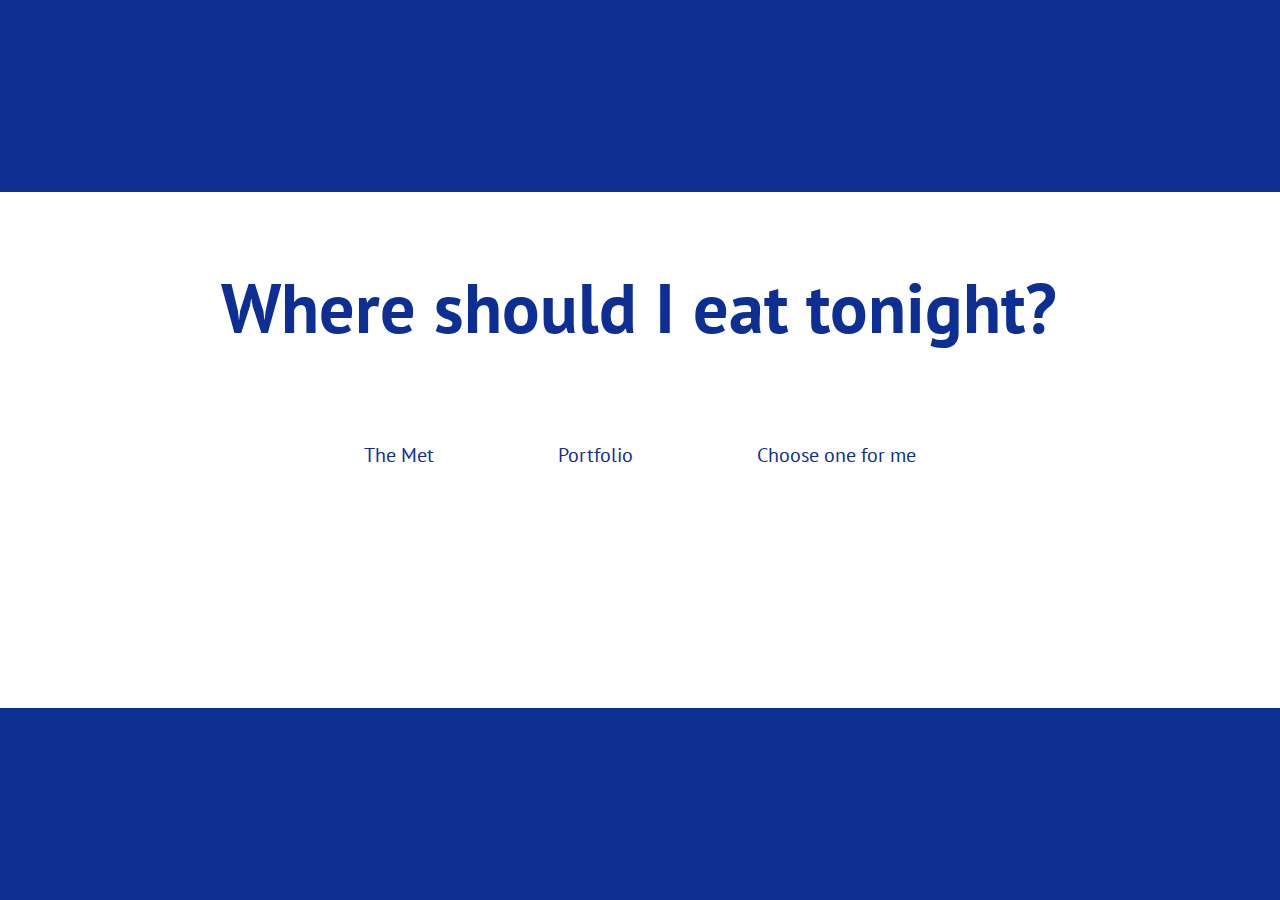
<file: index.html>
<!DOCTYPE html>
<html>
<head>
	<title>Unit5 Assignment1: Cover Version | Ting Loetaphirom</title>
	<link rel= "stylesheet" type = "text/css" href = "style.css">
	<script type="text/javascript" src="script.js"></script>
	<link href="https://fonts.googleapis.com/css?family=PT+Sans:400,700" rel="stylesheet">	
</head>
<body>
	<div id="where">
		<p id="ques">&nbsp;&nbsp;&nbsp;&nbsp;Where should I eat tonight?&nbsp;&nbsp;&nbsp;&nbsp;</p>
		<p id="option"><a href="themet.html"  style="text-decoration:none">The Met</a></p>
		<p id="option"><a href="portfolio.html"  style="text-decoration:none">Portfolio</a></p>	
		<script type="text/javascript">
			var randomlinks = new Array()
			randomlinks[0]="themet.html"
			randomlinks[1]="portfolio.html"
			function randomlink(){
				window.location=randomlinks[Math.floor(Math.random()*randomlinks.length)]
				}
		</script>
		<p id="option" onclick="randomlink()">Choose one for me</p>
	</div>
</body>
</html>
</file>
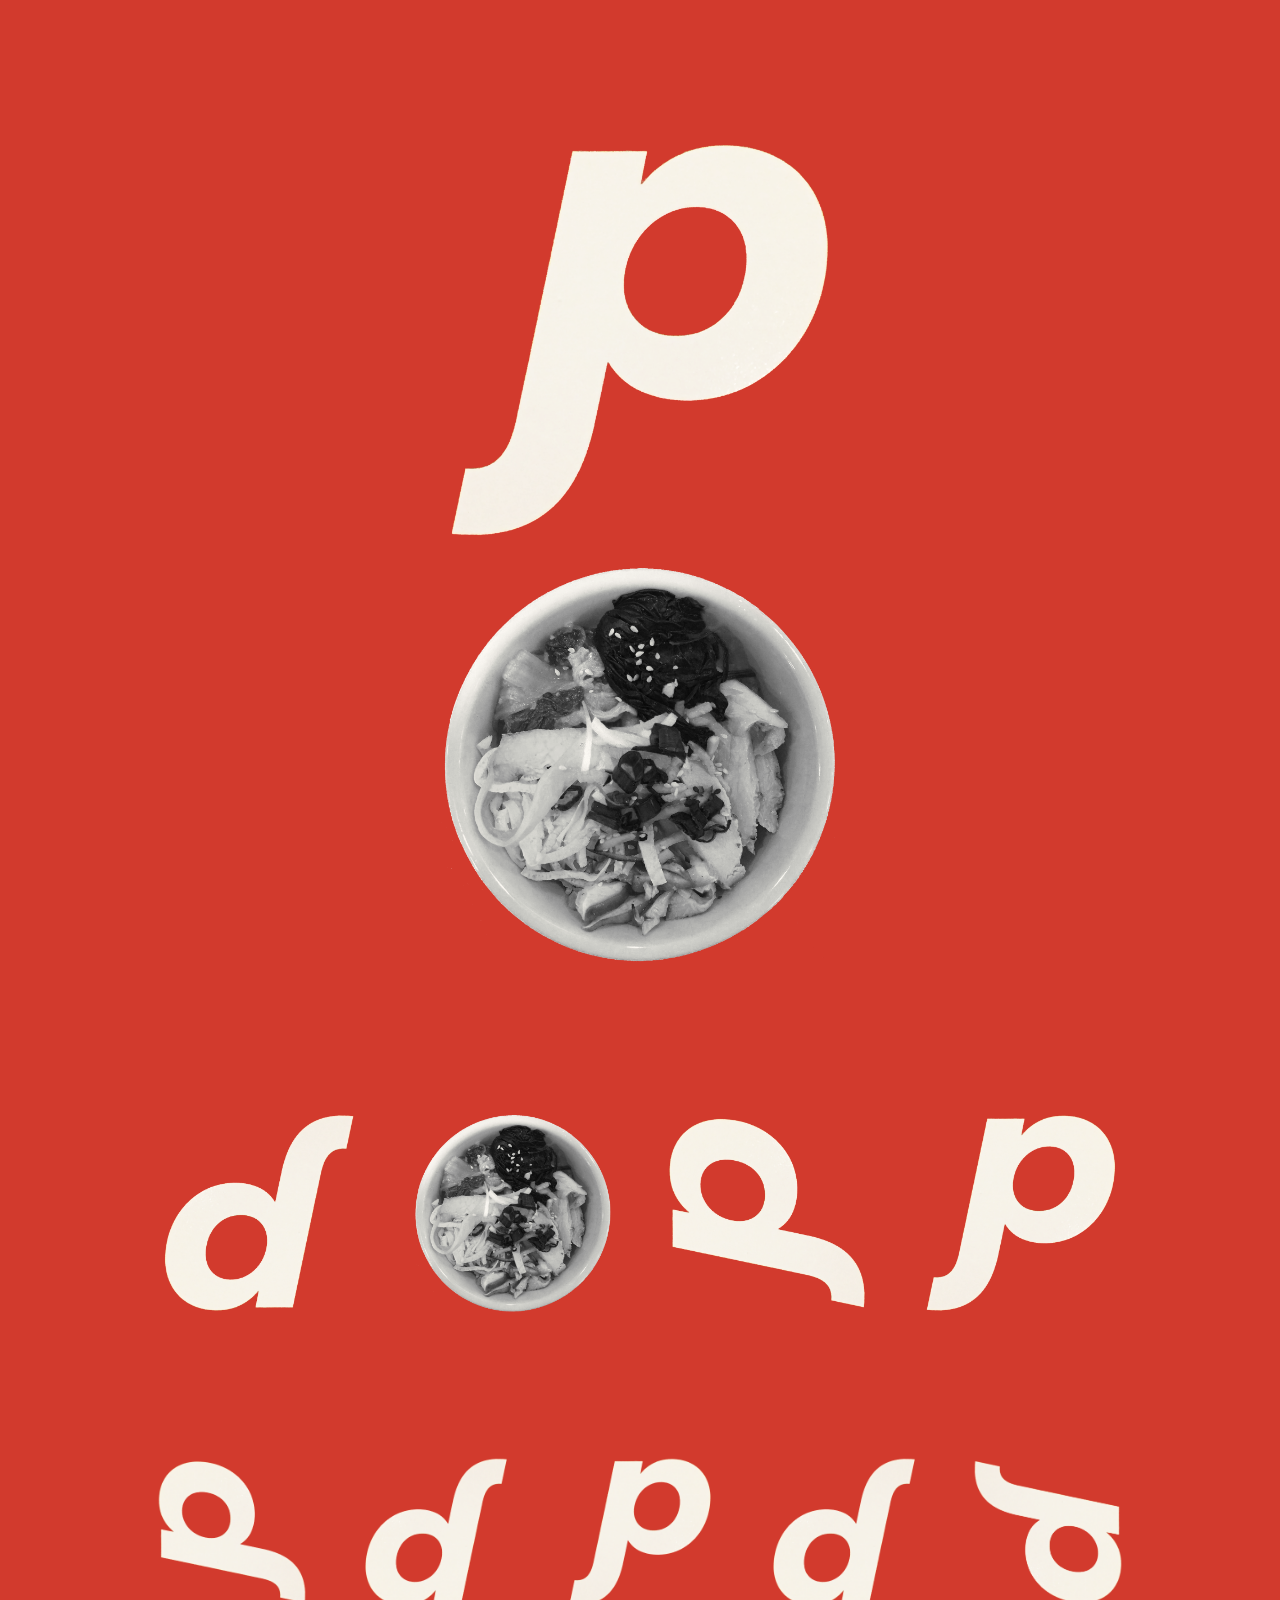
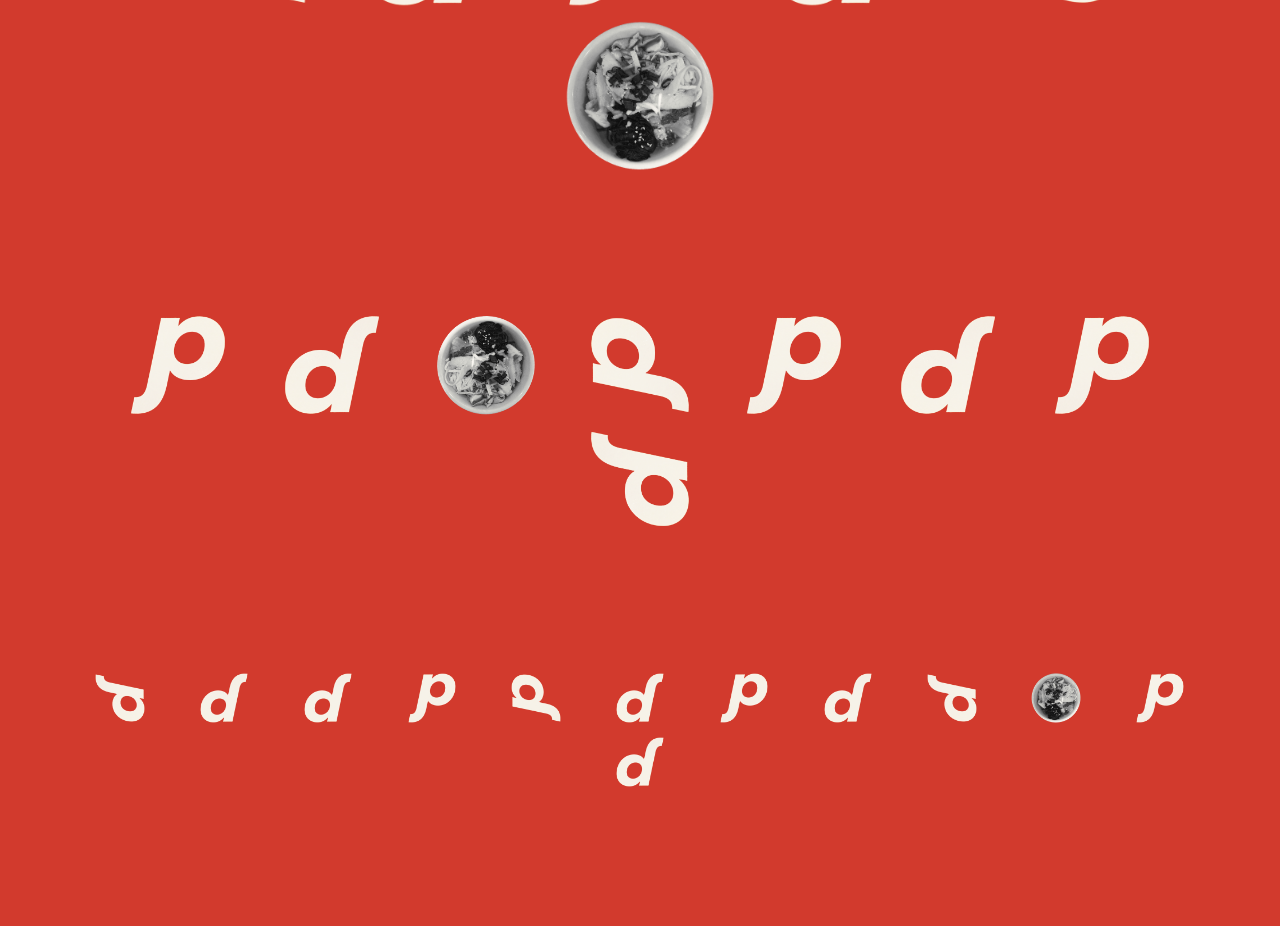
<file: portfolio.html>
<!DOCTYPE html>
<html>
<head>
	<title>Unit5 Assignment1: Cover Version | Ting Loetaphirom</title>
	<link rel= "stylesheet" type = "text/css" href = "style.css">
	<script type="text/javascript" src="script.js"></script>
</head>
<body>
	<div id="portport">
	<div id="row1">
	<img id="rotate1" src="o1.png"/>
	<img id="rotate2" src="b1.png"/>
	</div>
	<div id="row2">
	<img id="rotate3" src="o3.png"/>
	<img id="rotate4" src="b1.png"/>
	<img id="rotate5" src="o4.png"/>
	<img id="rotate6" src="o1.png"/>
	</div>
	<div id="row3">
	<img id="rotate7" src="o4.png"/>
	<img id="rotate8" src="o3.png"/>
	<img id="rotate9" src="o1.png"/>
	<img id="rotate10" src="o3.png"/>
	<img id="rotate11" src="o2.png"/>
	<img id="rotate12" src="b2.png"/>	
	</div>
	<div id="row4">
	<img id="rotate13" src="o1.png"/>
	<img id="rotate14" src="o3.png"/>
	<img id="rotate15" src="b1.png"/>
	<img id="rotate16" src="o4.png"/>
	<img id="rotate17" src="o1.png"/>
	<img id="rotate18" src="o3.png"/>
	<img id="rotate19" src="o1.png"/>
	<img id="rotate20" src="o2.png"/>		
	</div>
	<div id="row5">
	<img id="rotate21" src="o2.png"/>
	<img id="rotate22" src="o3.png"/>
	<img id="rotate23" src="o3.png"/>
	<img id="rotate24" src="o1.png"/>
	<img id="rotate25" src="o4.png"/>
	<img id="rotate26" src="o3.png"/>
	<img id="rotate27" src="o1.png"/>
	<img id="rotate28" src="o3.png"/>	
	<img id="rotate29" src="o2.png"/>
	<img id="rotate30" src="b2.png"/>
	<img id="rotate31" src="o1.png"/>
	<img id="rotate32" src="o3.png"/>	
	</div>
	</div>
</body>
</html>
</file>
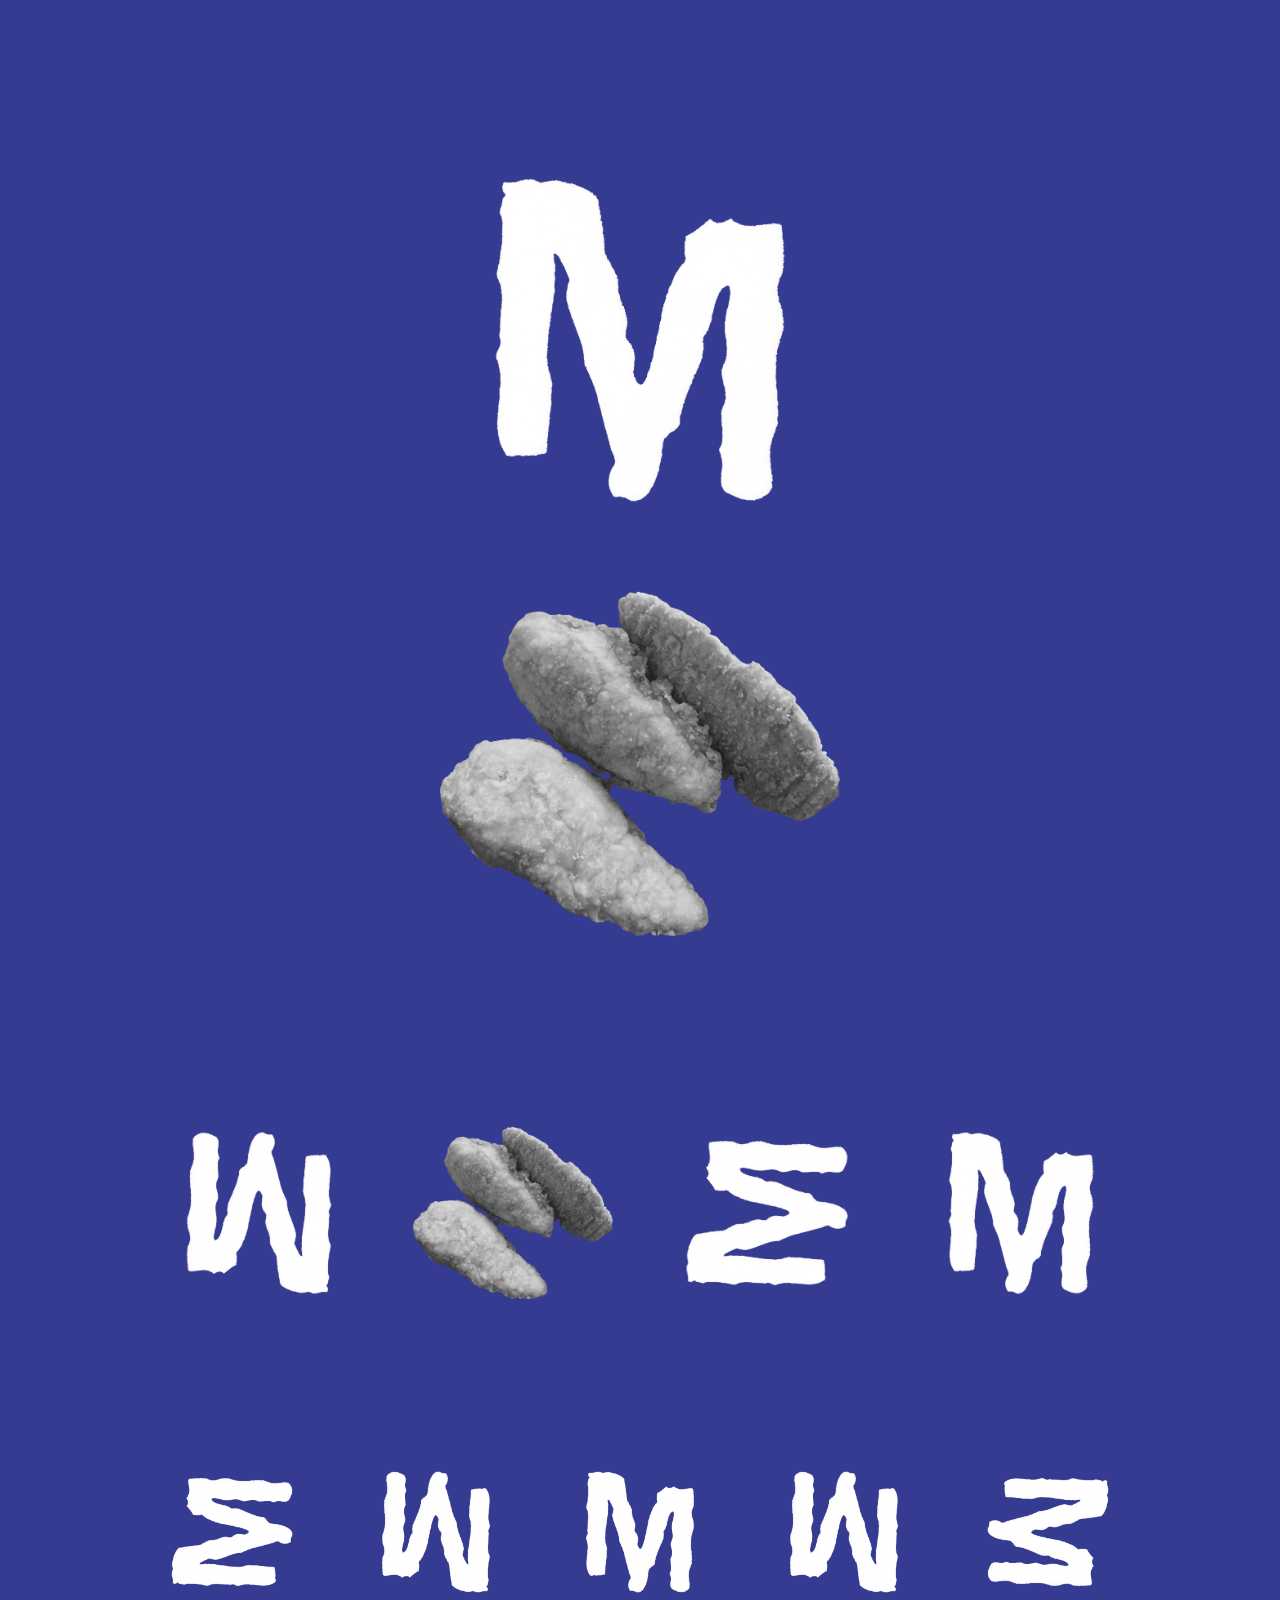
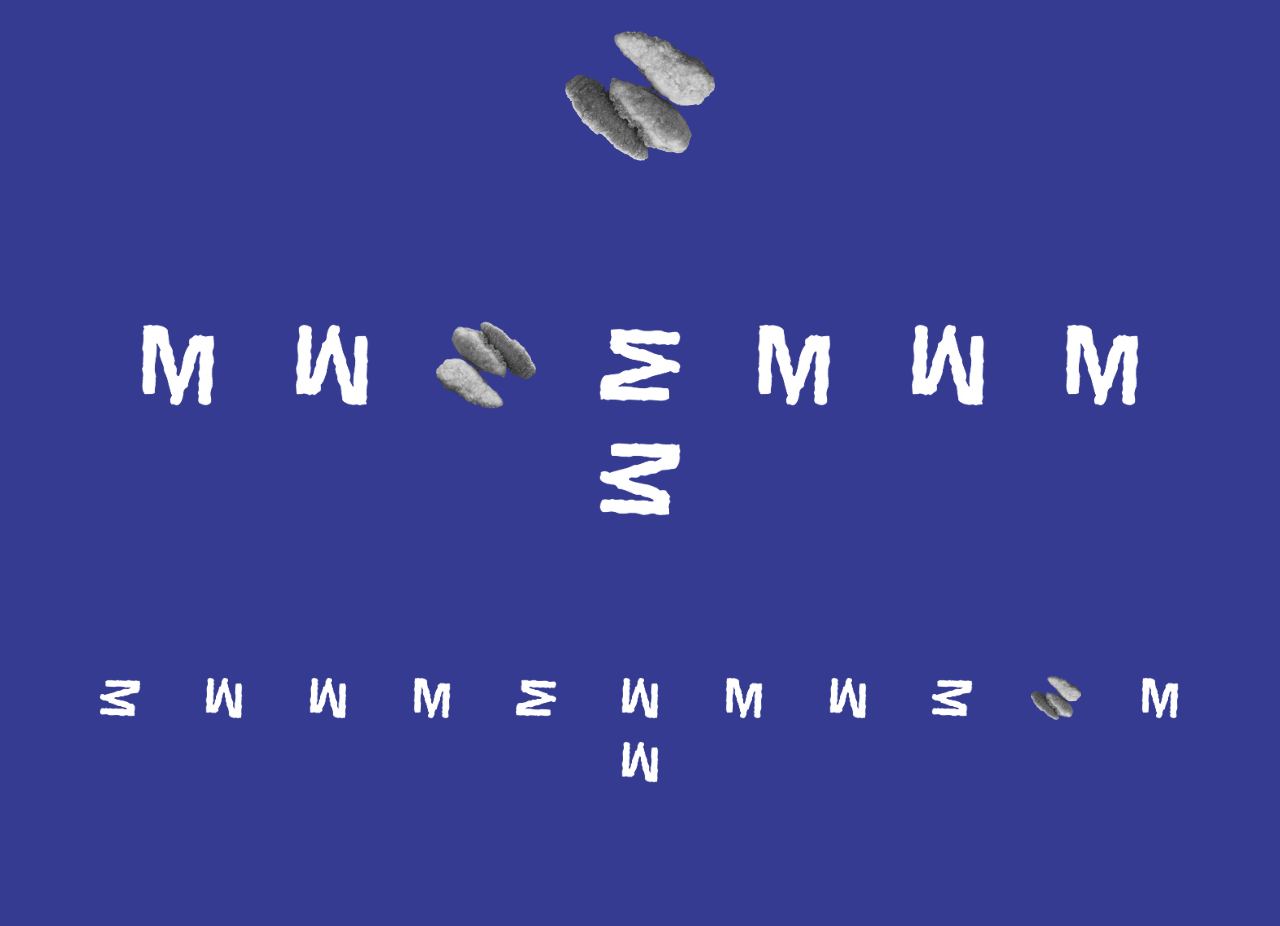
<file: themet.html>
<!DOCTYPE html>
<html>
<head>
	<title>Unit5 Assignment1: Cover Version | Ting Loetaphirom</title>
	<link rel= "stylesheet" type = "text/css" href = "style.css">
	<script type="text/javascript" src="script.js"></script>
</head>
<body>
	<div id="mettymet">
	<div id="row1">
	<img id="rotate1" src="m1.png"/>
	<img id="rotate2" src="c1.png"/>
	</div>
	<div id="row2">
	<img id="rotate3" src="m3.png"/>
	<img id="rotate4" src="c1.png"/>
	<img id="rotate5" src="m4.png"/>
	<img id="rotate6" src="m1.png"/>
	</div>
	<div id="row3">
	<img id="rotate7" src="m4.png"/>
	<img id="rotate8" src="m3.png"/>
	<img id="rotate9" src="m1.png"/>
	<img id="rotate10" src="m3.png"/>
	<img id="rotate11" src="m2.png"/>
	<img id="rotate12" src="c2.png"/>	
	</div>
	<div id="row4">
	<img id="rotate13" src="m1.png"/>
	<img id="rotate14" src="m3.png"/>
	<img id="rotate15" src="c1.png"/>
	<img id="rotate16" src="m4.png"/>
	<img id="rotate17" src="m1.png"/>
	<img id="rotate18" src="m3.png"/>
	<img id="rotate19" src="m1.png"/>
	<img id="rotate20" src="m2.png"/>		
	</div>
	<div id="row5">
	<img id="rotate21" src="m2.png"/>
	<img id="rotate22" src="m3.png"/>
	<img id="rotate23" src="m3.png"/>
	<img id="rotate24" src="m1.png"/>
	<img id="rotate25" src="m4.png"/>
	<img id="rotate26" src="m3.png"/>
	<img id="rotate27" src="m1.png"/>
	<img id="rotate28" src="m3.png"/>	
	<img id="rotate29" src="m2.png"/>
	<img id="rotate30" src="c2.png"/>
	<img id="rotate31" src="m1.png"/>
	<img id="rotate32" src="m3.png"/>	
	</div>
	</div>
</body>
</html>
</file>
<file: style.css>
body {    	
	background-color: #0d2e92;
    	position: absolute;
    	top:0;
    	bottom:0;
    	left:0;
    	right:0;
	height: 100%;
	width: 100%;
	margin: auto;
    	text-align: center;
    	color: #0d2e92;
}

#portport {
	background-color: #d23a2d
}

#mettymet {
	background-color: #363b92;
}

@media (max-width: 700px) {
	height: 100%;
	width: 100%;
    	margin: auto;
   	text-align: center;
 }


#where {
	position: absolute;
  	margin-top: 15%;
  	margin-bottom: 15%;
  	top: 0;
  	bottom: 0;
  	left: 0;
  	right: 0;
  	background-color: white;
}

a {
	cursor: text;
}
a:link, a:visited {
    color: #0d2e92;
}


#ques {
	text-align: center;
	font-family: 'PT sans', sans-serif;
	font-size: 70px;
	font-weight: 700;
}

#option {
	text-align: left;
	margin: 20px 60px;
	display: inline-block;
	font-family: 'PT sans', sans-serif;
	font-size: 20px;
}

#row1 {
	margin-left: 10%;
	margin-right: 10%;
	margin-bottom: 130px;
	margin-top: 130px;
	text-align: center;
	position: relative;
	display: inline-block;
}
#rotate1 {
	height: 400px;
	position: relative;
	margin: 10px 60px;
	display: inline-block;
}
#rotate2 {
	height: 400px;
	position: relative;
	margin: 10px 60px;
	display: inline-block;
}



#row2 {
	margin-left: 10%;
	margin-right: 10%;
	margin-bottom: 130px;
	text-align: center;
	position: relative;
	display: inline-block;
}
#rotate3 {
	height: 200px;
	width: auto;
	position: relative;
	margin: 5px 25px;
	display: inline-block;
}
#rotate4 {
	height: 200px;
	position: relative;
	margin: 5px 25px;
	display: inline-block;
}
#rotate5 {
	height: 200px;
	position: relative;
	margin: 5px 25px;
	display: inline-block;
}
#rotate6 {
	height: 200px;
	position: relative;
	margin: 5px 25px;
	display: inline-block;
}



#row3 {
	margin-left: 4%;
	margin-right: 4%;
	margin-bottom: 130px;
	text-align: center;
	position: relative;
	display: inline-block;
}
#rotate7 {
	height: 150px;
	width: auto;
	position: relative;
	margin: 5px 25px;
	display: inline-block;
}
#rotate8 {
	height: 150px;
	width: auto;
	position: relative;
	margin: 5px 25px;
	display: inline-block;
}
#rotate9 {
	height: 150px;
	width: auto;
	position: relative;
	margin: 5px 25px;
	display: inline-block;
}
#rotate10 {
	height: 150px;
	width: auto;
	position: relative;
	margin: 5px 25px;
	display: inline-block;
}
#rotate11 {
	height: 150px;
	width: auto;
	position: relative;
	margin: 5px 25px;
	display: inline-block;
}
#rotate12 {
	height: 150px;
	width: auto;
	position: relative;
	margin: 5px 25px;
	display: inline-block;
}


#row4 {
	margin-left: 3.5%;
	margin-right: 3.5%;
	margin-bottom: 130px;
	text-align: center;
	position: relative;
	display: inline-block;
}
#rotate13 {
	height: 100px;
	width: auto;
	position: relative;
	margin: 5px 25px;
	display: inline-block;
}
#rotate14 {
	height: 100px;
	width: auto;
	position: relative;
	margin: 5px 25px;
	display: inline-block;
}
#rotate15 {
	height: 100px;
	width: auto;
	position: relative;
	margin: 5px 25px;
	display: inline-block;
}
#rotate16 {
	height: 100px;
	width: auto;
	position: relative;
	margin: 5px 25px;
	display: inline-block;
}
#rotate17 {
	height: 100px;
	width: auto;
	position: relative;
	margin: 5px 25px;
	display: inline-block;
}
#rotate18 {
	height: 100px;
	width: auto;
	position: relative;
	margin: 5px 25px;
	display: inline-block;
}
#rotate19 {
	height: 100px;
	width: auto;
	position: relative;
	margin: 5px 25px;
	display: inline-block;
}
#rotate20 {
	height: 100px;
	width: auto;
	position: relative;
	margin: 5px 25px;
	display: inline-block;
}


#row5 {
	margin-left: 2.75%;
	margin-right: 2.75%;
	margin-bottom: 130px;
	text-align: center;
	position: relative;
	display: inline-block;
}
#rotate21 {
	height: 50px;
	width: auto;
	position: relative;
	margin: 5px 25px;
	display: inline-block;
}
#rotate22 {
	height: 50px;
	width: auto;
	position: relative;
	margin: 5px 25px;
	display: inline-block;
}
#rotate23 {
	height: 50px;
	width: auto;
	position: relative;
	margin: 5px 25px;
	display: inline-block;
}
#rotate23 {
	height: 50px;
	width: auto;
	position: relative;
	margin: 5px 25px;
	display: inline-block;
}
#rotate24 {
	height: 50px;
	width: auto;
	position: relative;
	margin: 5px 25px;
	display: inline-block;
}
#rotate25 {
	height: 50px;
	width: auto;
	position: relative;
	margin: 5px 25px;
	display: inline-block;
}
#rotate26 {
	height: 50px;
	width: auto;
	position: relative;
	margin: 5px 25px;
	display: inline-block;
}
#rotate27 {
	height: 50px;
	width: auto;
	position: relative;
	margin: 5px 25px;
	display: inline-block;
}
#rotate27 {
	height: 50px;
	width: auto;
	position: relative;
	margin: 5px 25px;
	display: inline-block;
}
#rotate28 {
	height: 50px;
	width: auto;
	position: relative;
	margin: 5px 25px;
	display: inline-block;
}
#rotate29 {
	height: 50px;
	width: auto;
	position: relative;
	margin: 5px 25px;
	display: inline-block;
}
#rotate30 {
	height: 50px;
	width: auto;
	position: relative;
	margin: 5px 25px;
	display: inline-block;
}
#rotate31 {
	height: 50px;
	width: auto;
	position: relative;
	margin: 5px 25px;
	display: inline-block;
}
#rotate32 {
	height: 50px;
	width: auto;
	position: relative;
	margin: 5px 25px;
	display: inline-block;
}


.over {
	transform: rotate(-90deg);
		-moz-transform: rotate(-90deg);
		-ms-transform: rotate(-90deg);
		-o-transform: rotate(-90deg);
		-webkit-transform: rotate(-90deg);
	transition: transform 150ms ease;
		-moz-transform: 150ms ease;
		-ms-transform: 150ms ease;
		-o-transform: 150ms ease;
		-webkit-transform: 150ms ease;
}

.out {
	transform: rotate(-360deg);
		-moz-transform: rotate(-360deg);
		-ms-transform: rotate(-360deg);
		-o-transform: rotate(-360deg);
		-webkit-transform: rotate(-360deg);
	transition: transform 150ms ease;
		-moz-transform: 150ms ease;
		-ms-transform: 150ms ease;
		-o-transform: 150ms ease;
		-webkit-transform: 150ms ease;
}


.over1 {
	transform: rotate(90deg);
		-moz-transform: rotate(90deg);
		-ms-transform: rotate(90deg);
		-o-transform: rotate(90deg);
		-webkit-transform: rotate(90deg);
	transition: transform 150ms ease;
		-moz-transform: 150ms ease;
		-ms-transform: 150ms ease;
		-o-transform: 150ms ease;
		-webkit-transform: 150ms ease;
}

.out1 {
	transform: rotate(360deg);
		-moz-transform: rotate(360deg);
		-ms-transform: rotate(360deg);
		-o-transform: rotate(360deg);
		-webkit-transform: rotate(360deg);
	transition: transform 150ms ease;
		-moz-transform: 150ms ease;
		-ms-transform: 150ms ease;
		-o-transform: 150ms ease;
		-webkit-transform: 150ms ease;
}


.over2 {
	transform: rotate(180deg);
		-moz-transform: rotate(180deg);
		-ms-transform: rotate(180deg);
		-o-transform: rotate(180deg);
		-webkit-transform: rotate(180deg);
	transition: transform 150ms ease;
		-moz-transform: 150ms ease;
		-ms-transform: 150ms ease;
		-o-transform: 150ms ease;
		-webkit-transform: 150ms ease;
}

.out2 {
	transform: rotate(180deg);
		-moz-transform: rotate(180deg);
		-ms-transform: rotate(180deg);
		-o-transform: rotate(180deg);
		-webkit-transform: rotate(180deg);
	transition: transform 150ms ease;
		-moz-transform: 150ms ease;
		-ms-transform: 150ms ease;
		-o-transform: 150ms ease;
		-webkit-transform: 150ms ease;
}
</file>
